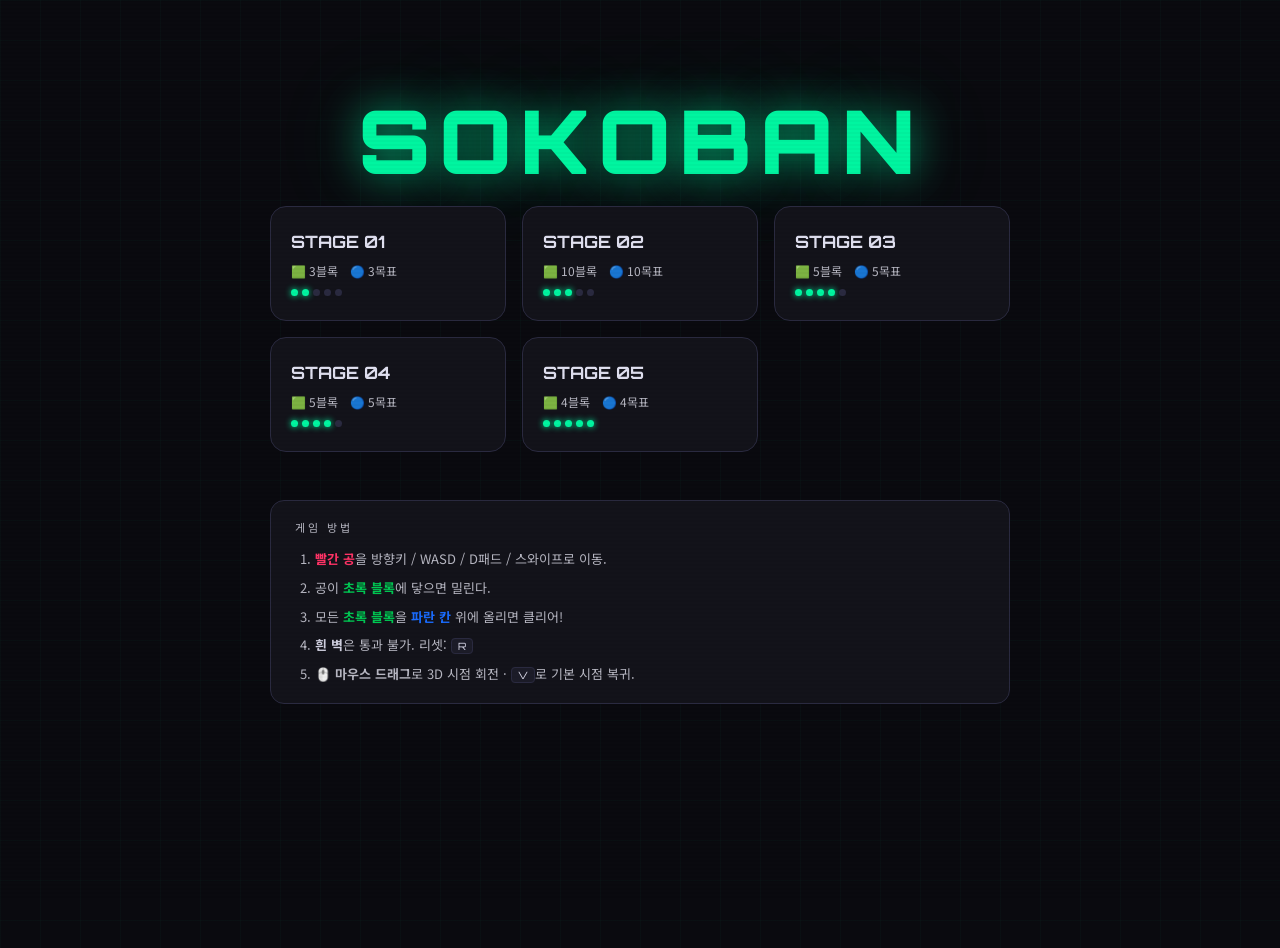
<file: index.html>
<!doctype html>
<html lang="ko">
  <head>
    <meta charset="UTF-8" />
    <meta name="viewport" content="width=device-width, initial-scale=1.0" />
    <meta
      name="description"
      content="SOKOBAN 3D — HTML5 Three.js 기반 3D 격자 퍼즐 게임"
    />
    <title>SOKOBAN 3D</title>
    <link rel="stylesheet" href="css/base.css" />
    <link rel="stylesheet" href="css/index.css" />
  </head>
  <body class="index-body">
    <div class="index-page">
      <div class="hero">SOKOBAN</div>

      <div class="stage-grid">
        <a href="stages/stage1.html" class="stage-card">
          <div class="cleared-badge" data-stage="1"></div>
          <div class="stage-card-num">STAGE 01</div>
          <div class="stage-card-info">
            <span>🟩 3블록</span><span>🔵 3목표</span>
          </div>
          <div class="difficulty">
            <div class="dot on"></div>
            <div class="dot on"></div>
            <div class="dot"></div>
            <div class="dot"></div>
            <div class="dot"></div>
          </div>
        </a>
        <a href="stages/stage2.html" class="stage-card">
          <div class="cleared-badge" data-stage="2"></div>
          <div class="stage-card-num">STAGE 02</div>
          <div class="stage-card-info">
            <span>🟩 10블록</span><span>🔵 10목표</span>
          </div>
          <div class="difficulty">
            <div class="dot on"></div>
            <div class="dot on"></div>
            <div class="dot on"></div>
            <div class="dot"></div>
            <div class="dot"></div>
          </div>
        </a>
        <a href="stages/stage3.html" class="stage-card">
          <div class="cleared-badge" data-stage="3"></div>
          <div class="stage-card-num">STAGE 03</div>
          <div class="stage-card-info">
            <span>🟩 5블록</span><span>🔵 5목표</span>
          </div>
          <div class="difficulty">
            <div class="dot on"></div>
            <div class="dot on"></div>
            <div class="dot on"></div>
            <div class="dot on"></div>
            <div class="dot"></div>
          </div>
        </a>
        <a href="stages/stage4.html" class="stage-card">
          <div class="cleared-badge" data-stage="4"></div>
          <div class="stage-card-num">STAGE 04</div>
          <div class="stage-card-info">
            <span>🟩 5블록</span><span>🔵 5목표</span>
          </div>
          <div class="difficulty">
            <div class="dot on"></div>
            <div class="dot on"></div>
            <div class="dot on"></div>
            <div class="dot on"></div>
            <div class="dot"></div>
          </div>
        </a>
        <a href="stages/stage5.html" class="stage-card">
          <div class="cleared-badge" data-stage="5"></div>
          <div class="stage-card-num">STAGE 05</div>
          <div class="stage-card-info">
            <span>🟩 4블록</span><span>🔵 4목표</span>
          </div>
          <div class="difficulty">
            <div class="dot on"></div>
            <div class="dot on"></div>
            <div class="dot on"></div>
            <div class="dot on"></div>
            <div class="dot on"></div>
          </div>
        </a>
      </div>

      <div class="how-to-play">
        <summary>게임 방법</summary>
        <ol>
          <li>
            <span class="c-red">빨간 공</span>을 방향키 / WASD / D패드 /
            스와이프로 이동.
          </li>
          <li>공이 <span class="c-green">초록 블록</span>에 닿으면 밀린다.</li>
          <li>
            모든 <span class="c-green">초록 블록</span>을
            <span class="c-blue">파란 칸</span> 위에 올리면 클리어!
          </li>
          <li>
            <span class="c-white">흰 벽</span>은 통과 불가. 리셋: <kbd>R</kbd>
          </li>
          <li>
            🖱️ <strong>마우스 드래그</strong>로 3D 시점 회전 · <kbd>V</kbd>로
            기본 시점 복귀.
          </li>
        </ol>
      </div>
    </div>
    <script>
      const cleared = JSON.parse(
        localStorage.getItem("SOKOBAN_cleared") || "[]",
      );
      cleared.forEach((id) => {
        const b = document.querySelector(`.cleared-badge[data-stage="${id}"]`);
        if (b) b.textContent = "✅";
      });
    </script>
  </body>
</html>
</file>
<file: css/base.css>
/* ══════════════════════════════════════════════
   base.css
   CSS 변수 / 리셋 / body 기반 설정
   ══════════════════════════════════════════════ */

@import url("https://fonts.googleapis.com/css2?family=Orbitron:wght@400;700;900&family=Noto+Sans+KR:wght@300;400;700&display=swap");

/* ── CSS 변수 ── */
:root {
  --bg: #0a0a0f;
  --surface: #13131a;
  --surface2: #1c1c28;
  --border: #2a2a40;
  --accent: #00f5a0;
  --accent2: #00d4ff;
  --red: #ff3366;
  --blue: #1a6cff;
  --green: #00c853;
  --white-cell: #d0d0e0;
  --text: #e0e0f0;
  --text-dim: #b7b7c2;

  --glow-green: 0 0 20px rgba(0, 245, 160, 0.4);
  --glow-red: 0 0 20px rgba(255, 51, 102, 0.5);
  --glow-blue: 0 0 20px rgba(26, 108, 255, 0.4);

  --font-display: "Orbitron", monospace;
  --font-body: "Noto Sans KR", sans-serif;
}

/* ── 리셋 ── */
*,
*::before,
*::after {
  box-sizing: border-box;
  margin: 0;
  padding: 0;
}

html {
  scroll-behavior: smooth;
}

body {
  background-color: var(--bg);
  color: var(--text);
  font-family: var(--font-body);
  -webkit-font-smoothing: antialiased;
  -moz-osx-font-smoothing: grayscale;
  padding: 24px;
}

/* ── 스캔라인 오버레이 (게임 분위기용) ── */
body::before {
  content: "";
  position: fixed;
  inset: 0;
  background: repeating-linear-gradient(
    0deg,
    transparent,
    transparent 2px,
    rgba(0, 0, 0, 0.025) 2px,
    rgba(0, 0, 0, 0.025) 4px
  );
  pointer-events: none;
  z-index: 50;
}
</file>
<file: css/index.css>
/* ══════════════════════════════════════════════
   index.css
   메인 허브(index.html) 전용 스타일
   스테이지 선택 카드 / 히어로 / 설명 등
   ══════════════════════════════════════════════ */

/* ── 인덱스 페이지 전용 body ── */
body.index-body {
  overflow-y: auto;
  /* 배경 격자 패턴 */
  background-image:
    linear-gradient(rgba(0, 245, 160, 0.025) 1px, transparent 1px),
    linear-gradient(90deg, rgba(0, 245, 160, 0.025) 1px, transparent 1px);
  background-size: 40px 40px;
}

/* ── 페이지 래퍼 ── */
.index-page {
  display: flex;
  flex-direction: column;
  align-items: center;
  min-height: 100vh;
  padding: 24px 16px 60px;
}

/* ─────────────── HERO ─────────────── */
.hero {
  text-align: center;
  padding: 48px 0 12px;
  font-family: var(--font-display);
  font-size: clamp(48px, 10vw, 88px);
  font-weight: 900;
  letter-spacing: 8px;
  color: var(--accent);
  text-shadow:
    0 0 40px rgba(0, 245, 160, 0.6),
    0 0 100px rgba(0, 245, 160, 0.2);
  line-height: 1;
  margin-bottom: 10px;
}

/* ─────────────── STAGE GRID ─────────────── */
.stage-grid {
  width: 100%;
  max-width: 740px;
  display: grid;
  grid-template-columns: repeat(auto-fill, minmax(210px, 1fr));
  gap: 16px;
  margin-bottom: 48px;
}

/* ── 스테이지 카드 ── */
.stage-card {
  text-decoration: none;
  background: var(--surface);
  border: 1px solid var(--border);
  border-radius: 16px;
  padding: 24px 20px;
  display: flex;
  flex-direction: column;
  gap: 10px;
  transition:
    border-color 0.25s,
    transform 0.25s,
    box-shadow 0.25s;
  position: relative;
  overflow: hidden;
}

/* 상단 그라디언트 바 (hover 시 등장) */
.stage-card::before {
  content: "";
  position: absolute;
  top: 0;
  left: 0;
  right: 0;
  height: 2px;
  background: linear-gradient(90deg, var(--accent), var(--accent2));
  transform: scaleX(0);
  transform-origin: left;
  transition: transform 0.3s ease;
}

.stage-card:hover {
  border-color: rgba(0, 245, 160, 0.4);
  transform: translateY(-5px);
  box-shadow:
    0 16px 48px rgba(0, 0, 0, 0.5),
    0 0 30px rgba(0, 245, 160, 0.08);
}

.stage-card:hover::before {
  transform: scaleX(1);
}

.stage-card-num {
  font-family: var(--font-display);
  font-size: 17px;
  font-weight: 700;
  color: var(--text);
}

.stage-card-info {
  font-size: 12px;
  color: var(--text-dim);
  display: flex;
  gap: 12px;
}

/* ── 난이도 점 ── */
.difficulty {
  display: flex;
  gap: 4px;
}

.dot {
  width: 7px;
  height: 7px;
  border-radius: 50%;
  background: var(--border);
}

.dot.on {
  background: var(--accent);
  box-shadow: 0 0 6px var(--accent);
}

/* ── 클리어 뱃지 ── */
.cleared-badge {
  position: absolute;
  top: 14px;
  right: 14px;
  font-size: 18px;
  line-height: 1;
}

/* ─────────────── HOW TO PLAY ─────────────── */
.how-to-play {
  width: 100%;
  max-width: 740px;
  background: var(--surface);
  border: 1px solid var(--border);
  border-radius: 14px;
  padding: 18px 24px;
  margin-bottom: 24px;
}

.how-to-play summary {
  font-size: 11px;
  letter-spacing: 3px;
  text-transform: uppercase;
  color: var(--text-dim);
  cursor: pointer;
  user-select: none;
  list-style: none;
}

.how-to-play summary::marker,
.how-to-play summary::-webkit-details-marker {
  display: none;
}

.how-to-play ol {
  margin-top: 14px;
  padding-left: 20px;
  display: flex;
  flex-direction: column;
  gap: 8px;
}

.how-to-play li {
  font-size: 13px;
  line-height: 1.6;
  color: var(--text-dim);
}

.how-to-play .c-red {
  color: var(--red);
  font-weight: 700;
}
.how-to-play .c-green {
  color: var(--green);
  font-weight: 700;
}
.how-to-play .c-blue {
  color: var(--blue);
  font-weight: 700;
}
.how-to-play .c-white {
  color: var(--white-cell);
  font-weight: 700;
}

.how-to-play kbd {
  background: var(--surface2);
  border: 1px solid var(--border);
  border-radius: 4px;
  padding: 1px 6px;
  font-family: var(--font-display);
  font-size: 10px;
  color: var(--text);
}

/* ─────────────── 반응형 ─────────────── */
@media (max-width: 480px) {
  .hero-logo {
    letter-spacing: 4px;
  }
  .stage-grid {
    grid-template-columns: 1fr 1fr;
    gap: 12px;
  }
  .stage-card {
    padding: 18px 14px;
  }
  .stage-card-name {
    font-size: 14px;
  }
}
</file>
